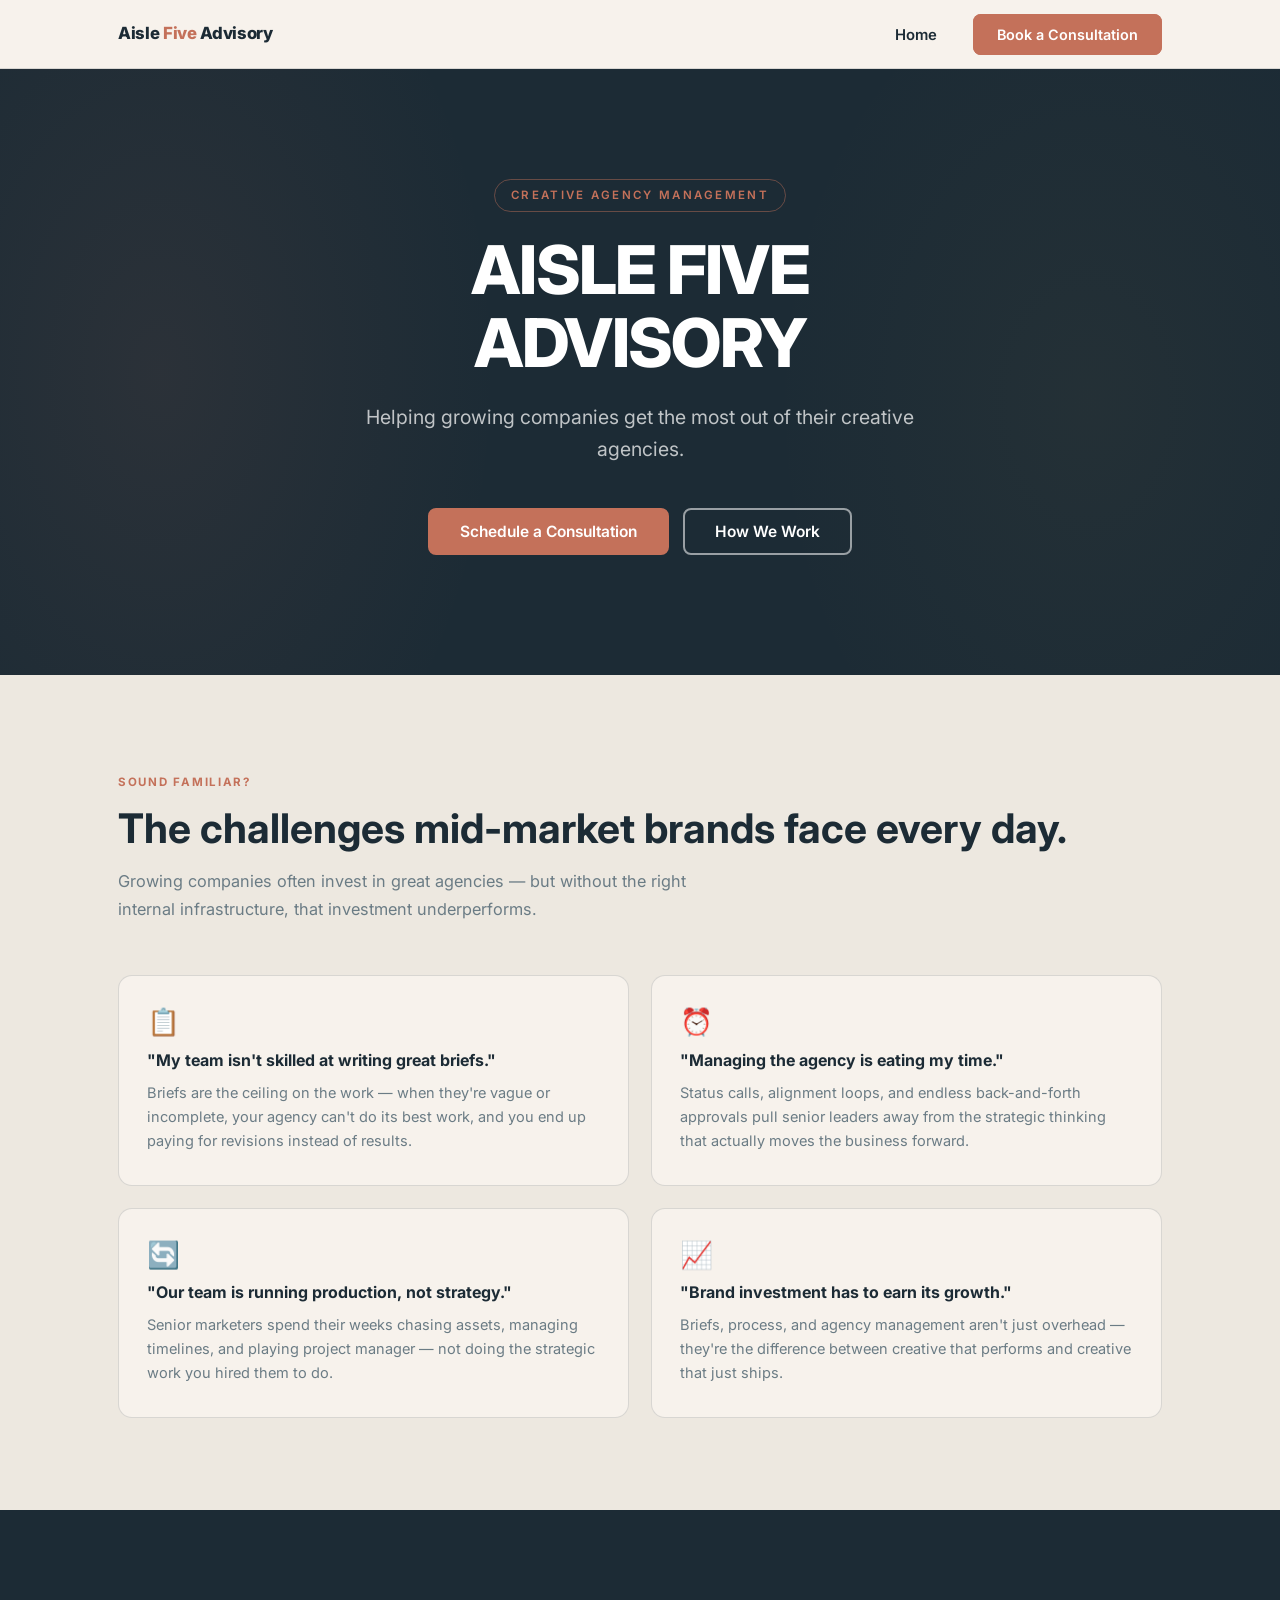
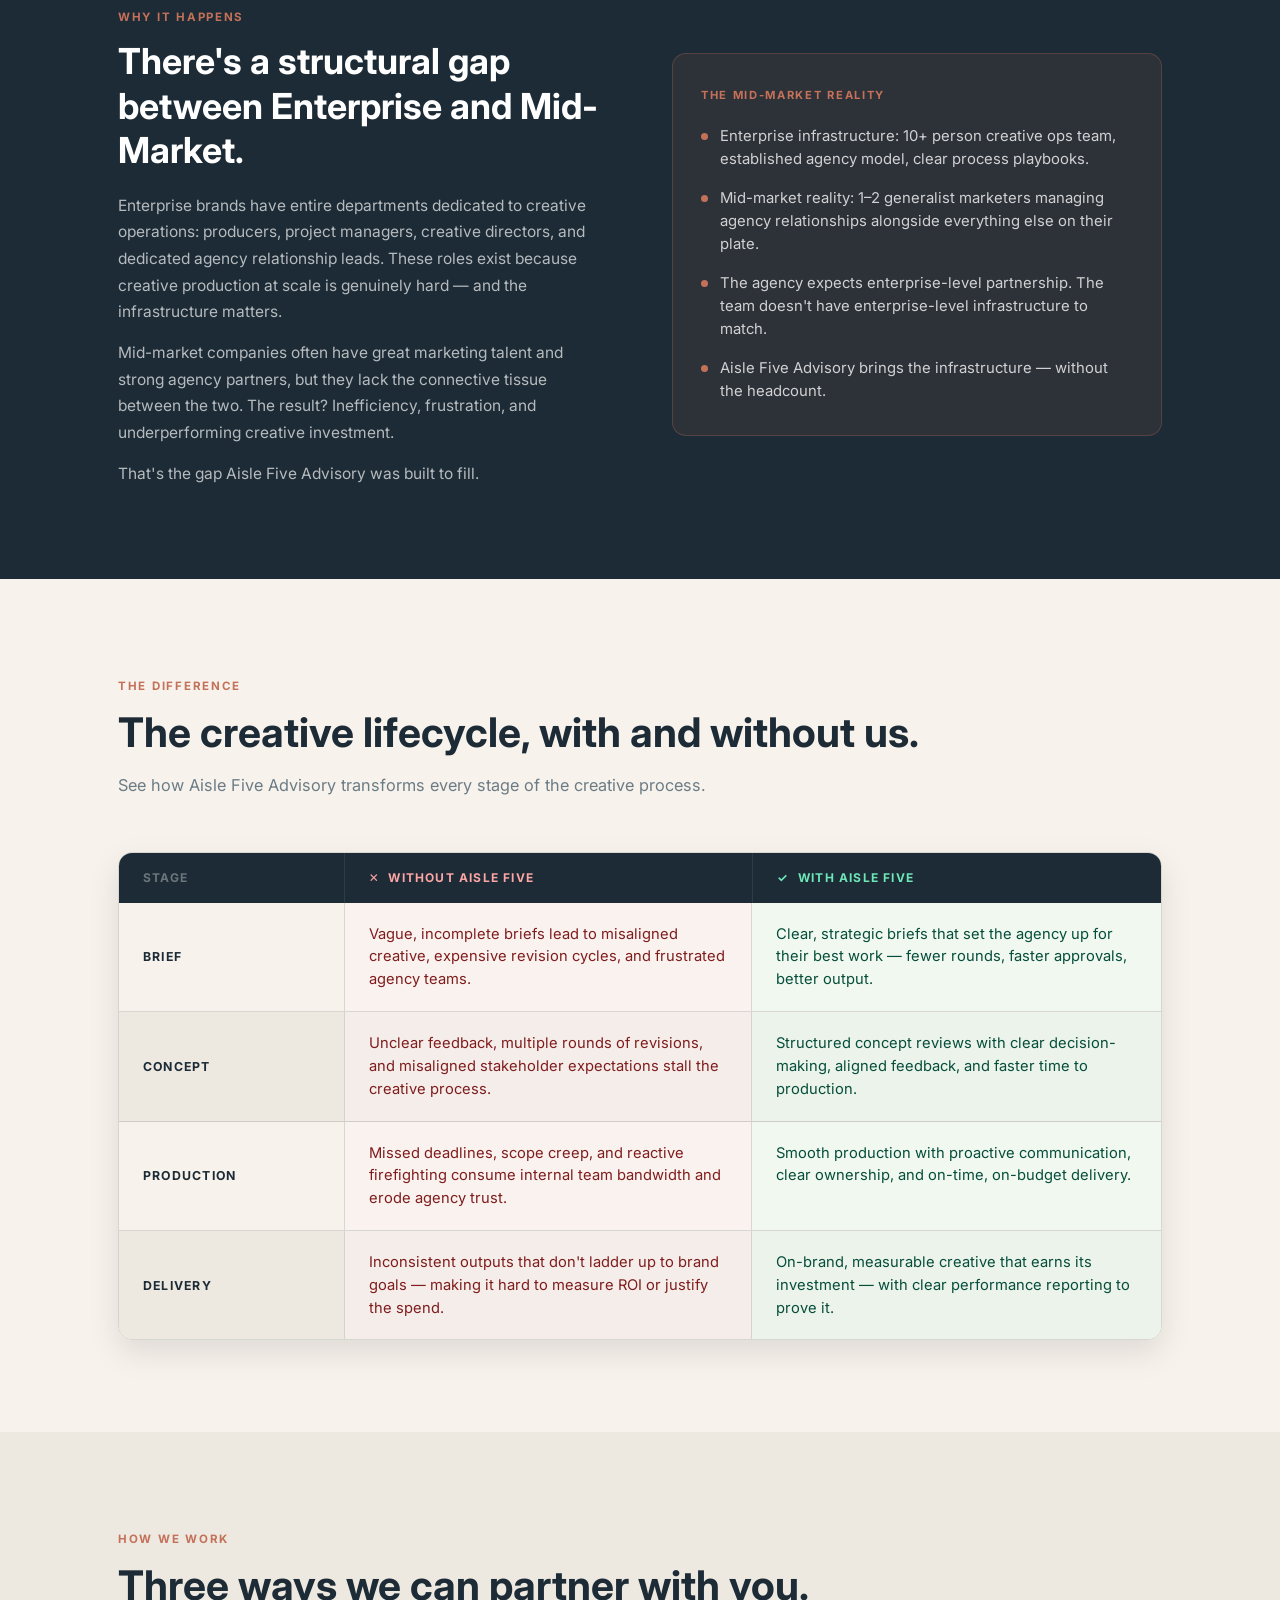
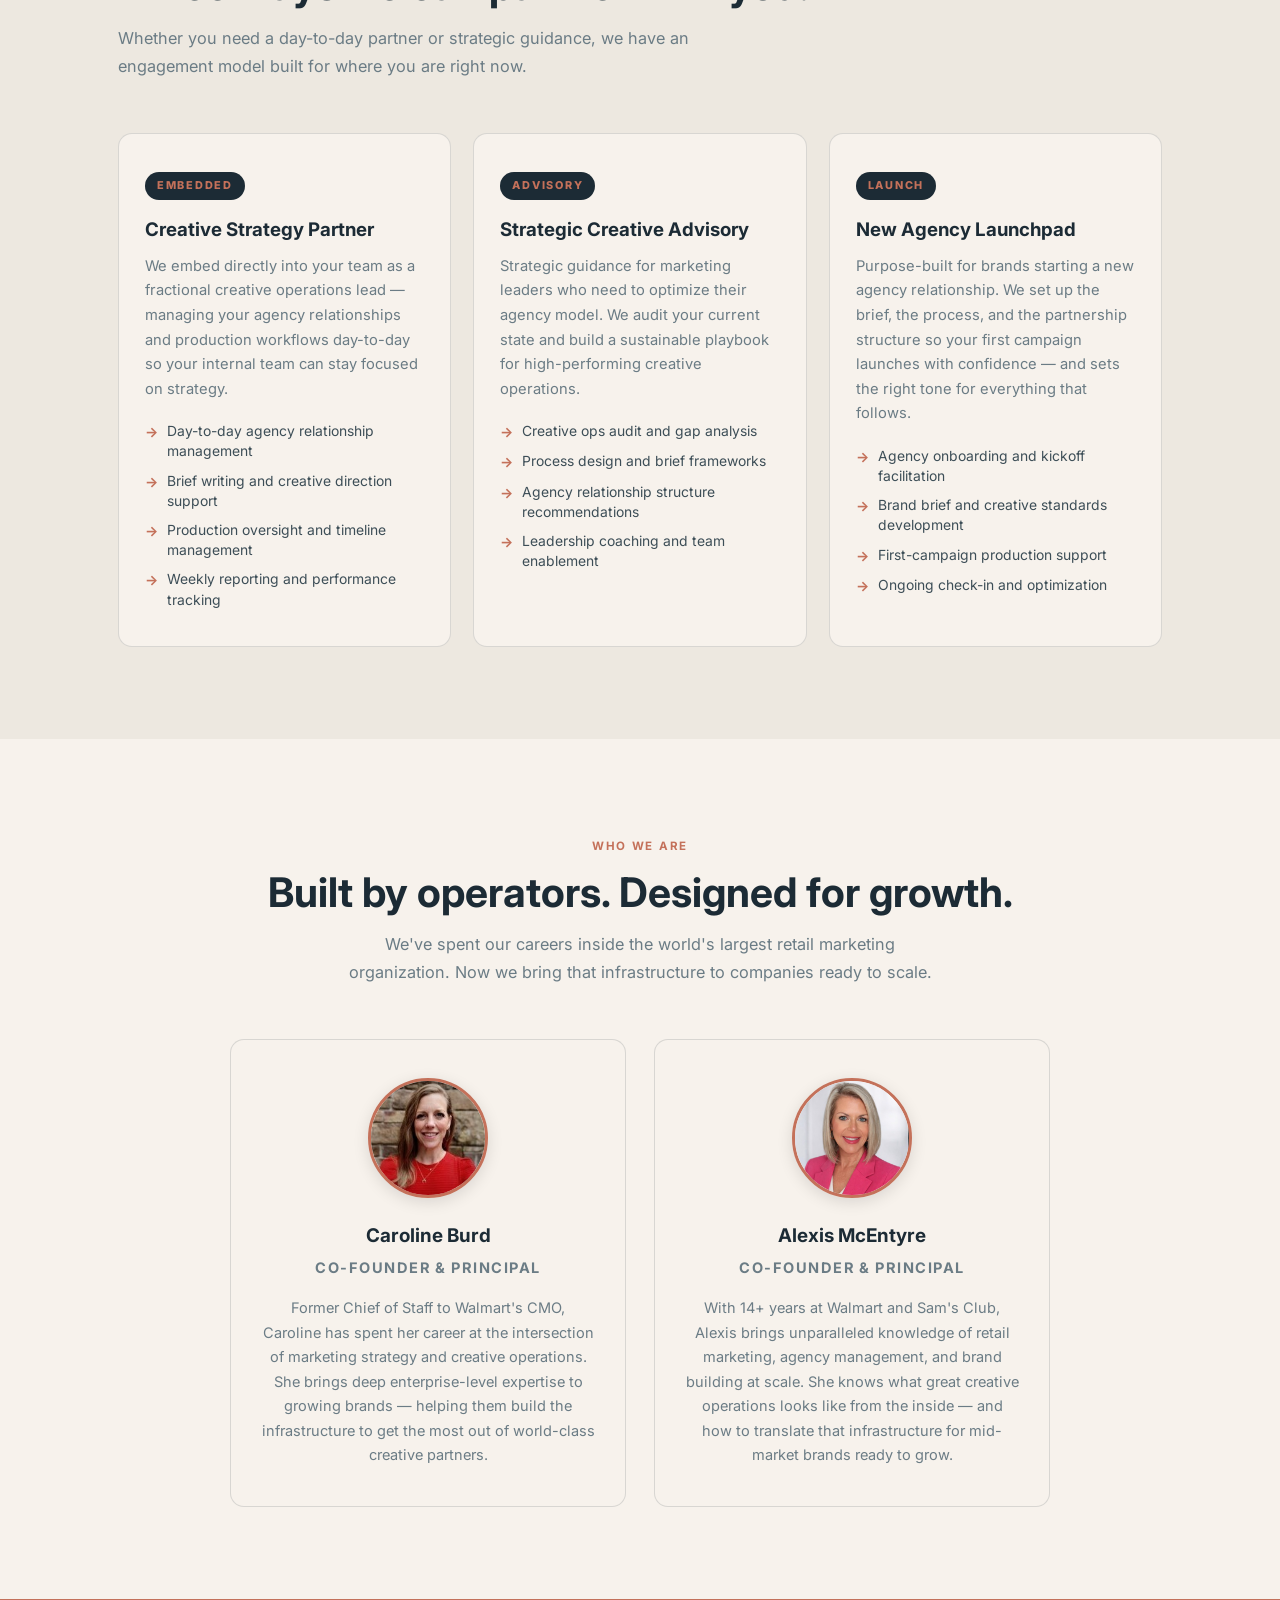
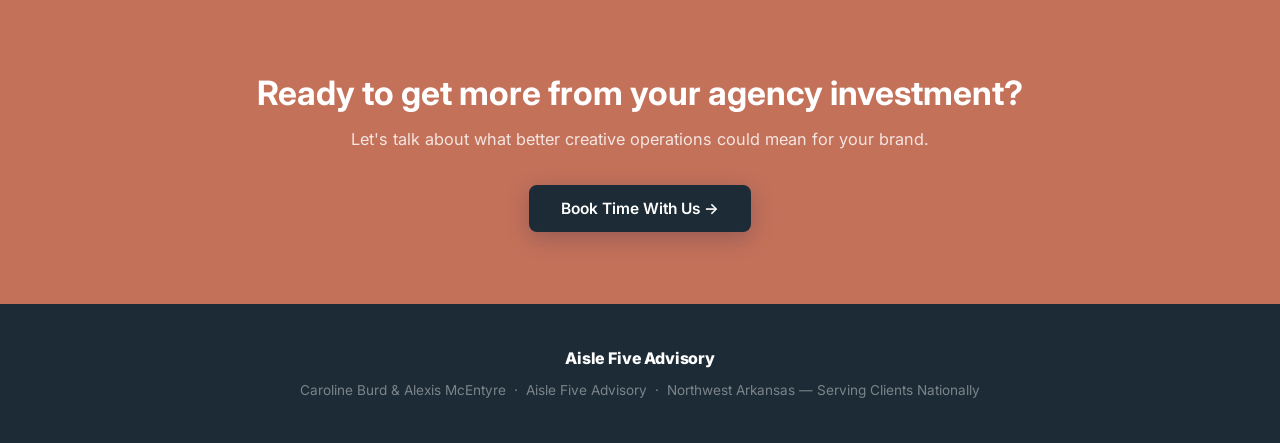
<file: index.html>
<!DOCTYPE html>
<html lang="en">
<head>
  <meta charset="UTF-8">
  <meta name="viewport" content="width=device-width, initial-scale=1.0">
  <meta name="description" content="Aisle Five Advisory helps growing companies get the most out of their creative agencies through embedded ops, strategic advisory, and agency launch support.">
  <title>Aisle Five Advisory | Home</title>
  <link rel="preconnect" href="https://fonts.googleapis.com">
  <link rel="preconnect" href="https://fonts.gstatic.com" crossorigin>
  <link href="https://fonts.googleapis.com/css2?family=Inter:wght@300;400;500;600;700;800&display=swap" rel="stylesheet">
  <link rel="stylesheet" href="style.css?v=2">
</head>
<body>

  <!-- =====================================================
       NAVIGATION
       ===================================================== -->
  <header class="nav-header" id="nav-header">
    <nav class="nav-container" role="navigation" aria-label="Main navigation">
      <a href="index.html" class="nav-logo">Aisle <span>Five</span> Advisory</a>

      <button
        class="nav-toggle"
        id="nav-toggle"
        aria-label="Toggle navigation menu"
        aria-expanded="false"
        aria-controls="nav-menu">
        <span></span><span></span><span></span>
      </button>

      <ul class="nav-menu" id="nav-menu">
        <li><a href="index.html"   class="nav-link active">Home</a></li>
        <li><a href="contact.html" class="nav-cta">Book a Consultation</a></li>
      </ul>
    </nav>
  </header>

  <main>

    <!-- =====================================================
         HERO
         ===================================================== -->
    <section class="hero" aria-label="Hero">
      <div class="hero-inner">
        <span class="hero-eyebrow">Creative Agency Management</span>
        <h1>AISLE FIVE<br>ADVISORY</h1>
        <p class="hero-subtitle">
          Helping growing companies get the most out of their creative agencies.
        </p>
        <div class="hero-actions">
          <a href="contact.html" class="btn btn-amber">Schedule a Consultation</a>
          <a href="#services"    class="btn btn-ghost-white">How We Work</a>
        </div>
      </div>
    </section>

    <!-- =====================================================
         PAIN POINTS
         ===================================================== -->
    <section class="section section-gray" id="pain-points" aria-labelledby="pain-heading">
      <div class="container">
        <span class="section-label">Sound Familiar?</span>
        <h2 class="section-title" id="pain-heading">
          The challenges mid-market brands face every day.
        </h2>
        <p class="section-subtitle">
          Growing companies often invest in great agencies — but without the right internal
          infrastructure, that investment underperforms.
        </p>

        <div class="pain-grid">

          <article class="pain-card">
            <div class="pain-icon">📋</div>
            <h3>"My team isn't skilled at writing great briefs."</h3>
            <p>
              Briefs are the ceiling on the work — when they're vague or incomplete, your agency
              can't do its best work, and you end up paying for revisions instead of results.
            </p>
          </article>

          <article class="pain-card">
            <div class="pain-icon">⏰</div>
            <h3>"Managing the agency is eating my time."</h3>
            <p>
              Status calls, alignment loops, and endless back-and-forth approvals pull senior
              leaders away from the strategic thinking that actually moves the business forward.
            </p>
          </article>

          <article class="pain-card">
            <div class="pain-icon">🔄</div>
            <h3>"Our team is running production, not strategy."</h3>
            <p>
              Senior marketers spend their weeks chasing assets, managing timelines, and playing
              project manager — not doing the strategic work you hired them to do.
            </p>
          </article>

          <article class="pain-card">
            <div class="pain-icon">📈</div>
            <h3>"Brand investment has to earn its growth."</h3>
            <p>
              Briefs, process, and agency management aren't just overhead — they're the difference
              between creative that performs and creative that just ships.
            </p>
          </article>

        </div>
      </div>
    </section>

    <!-- =====================================================
         MARKET GAP — WHY IT HAPPENS
         ===================================================== -->
    <section class="section section-navy" id="market-gap" aria-labelledby="gap-heading">
      <div class="container">
        <div class="gap-grid">

          <div class="gap-text">
            <span class="section-label">Why It Happens</span>
            <h2 class="section-title light" id="gap-heading">
              There's a structural gap between Enterprise and Mid-Market.
            </h2>
            <p>
              Enterprise brands have entire departments dedicated to creative operations:
              producers, project managers, creative directors, and dedicated agency relationship
              leads. These roles exist because creative production at scale is genuinely hard —
              and the infrastructure matters.
            </p>
            <p>
              Mid-market companies often have great marketing talent and strong agency partners,
              but they lack the connective tissue between the two. The result? Inefficiency,
              frustration, and underperforming creative investment.
            </p>
            <p>
              That's the gap Aisle Five Advisory was built to fill.
            </p>
          </div>

          <div class="gap-callout">
            <span class="gap-callout-label">The Mid-Market Reality</span>

            <div class="gap-item">
              <div class="gap-dot" aria-hidden="true"></div>
              <p>Enterprise infrastructure: 10+ person creative ops team, established agency model, clear process playbooks.</p>
            </div>
            <div class="gap-item">
              <div class="gap-dot" aria-hidden="true"></div>
              <p>Mid-market reality: 1–2 generalist marketers managing agency relationships alongside everything else on their plate.</p>
            </div>
            <div class="gap-item">
              <div class="gap-dot" aria-hidden="true"></div>
              <p>The agency expects enterprise-level partnership. The team doesn't have enterprise-level infrastructure to match.</p>
            </div>
            <div class="gap-item">
              <div class="gap-dot" aria-hidden="true"></div>
              <p>Aisle Five Advisory brings the infrastructure — without the headcount.</p>
            </div>
          </div>

        </div>
      </div>
    </section>

    <!-- =====================================================
         WITH vs. WITHOUT COMPARISON
         ===================================================== -->
    <section class="section section-white" id="comparison" aria-labelledby="comp-heading">
      <div class="container">
        <span class="section-label">The Difference</span>
        <h2 class="section-title" id="comp-heading">
          The creative lifecycle, with and without us.
        </h2>
        <p class="section-subtitle">
          See how Aisle Five Advisory transforms every stage of the creative process.
        </p>

        <div class="comp-table" role="table" aria-label="Creative lifecycle comparison">

          <div class="comp-thead" role="row">
            <div class="comp-th th-stage"   role="columnheader">Stage</div>
            <div class="comp-th th-without" role="columnheader">&#10005;&nbsp; Without Aisle Five</div>
            <div class="comp-th th-with"    role="columnheader">&#10003;&nbsp; With Aisle Five</div>
          </div>

          <div class="comp-tbody">
            <div class="comp-tr" role="row">
              <div class="comp-td td-stage"   role="rowheader">Brief</div>
              <div class="comp-td td-without" role="cell" data-label="Without Aisle Five">
                Vague, incomplete briefs lead to misaligned creative, expensive revision cycles, and frustrated agency teams.
              </div>
              <div class="comp-td td-with"    role="cell" data-label="With Aisle Five">
                Clear, strategic briefs that set the agency up for their best work — fewer rounds, faster approvals, better output.
              </div>
            </div>

            <div class="comp-tr" role="row">
              <div class="comp-td td-stage"   role="rowheader">Concept</div>
              <div class="comp-td td-without" role="cell" data-label="Without Aisle Five">
                Unclear feedback, multiple rounds of revisions, and misaligned stakeholder expectations stall the creative process.
              </div>
              <div class="comp-td td-with"    role="cell" data-label="With Aisle Five">
                Structured concept reviews with clear decision-making, aligned feedback, and faster time to production.
              </div>
            </div>

            <div class="comp-tr" role="row">
              <div class="comp-td td-stage"   role="rowheader">Production</div>
              <div class="comp-td td-without" role="cell" data-label="Without Aisle Five">
                Missed deadlines, scope creep, and reactive firefighting consume internal team bandwidth and erode agency trust.
              </div>
              <div class="comp-td td-with"    role="cell" data-label="With Aisle Five">
                Smooth production with proactive communication, clear ownership, and on-time, on-budget delivery.
              </div>
            </div>

            <div class="comp-tr" role="row">
              <div class="comp-td td-stage"   role="rowheader">Delivery</div>
              <div class="comp-td td-without" role="cell" data-label="Without Aisle Five">
                Inconsistent outputs that don't ladder up to brand goals — making it hard to measure ROI or justify the spend.
              </div>
              <div class="comp-td td-with"    role="cell" data-label="With Aisle Five">
                On-brand, measurable creative that earns its investment — with clear performance reporting to prove it.
              </div>
            </div>
          </div>

        </div>
      </div>
    </section>

    <!-- =====================================================
         SERVICES — HOW WE WORK
         ===================================================== -->
    <section class="section section-gray" id="services" aria-labelledby="services-heading">
      <div class="container">
        <span class="section-label">How We Work</span>
        <h2 class="section-title" id="services-heading">
          Three ways we can partner with you.
        </h2>
        <p class="section-subtitle">
          Whether you need a day-to-day partner or strategic guidance, we have an engagement
          model built for where you are right now.
        </p>

        <div class="services-grid">

          <article class="service-card">
            <span class="service-badge">Embedded</span>
            <h3>Creative Strategy Partner</h3>
            <p>
              We embed directly into your team as a fractional creative operations lead — managing
              your agency relationships and production workflows day-to-day so your internal team
              can stay focused on strategy.
            </p>
            <ul class="service-features" aria-label="Embedded service features">
              <li class="service-feature">Day-to-day agency relationship management</li>
              <li class="service-feature">Brief writing and creative direction support</li>
              <li class="service-feature">Production oversight and timeline management</li>
              <li class="service-feature">Weekly reporting and performance tracking</li>
            </ul>
          </article>

          <article class="service-card">
            <span class="service-badge">Advisory</span>
            <h3>Strategic Creative Advisory</h3>
            <p>
              Strategic guidance for marketing leaders who need to optimize their agency model.
              We audit your current state and build a sustainable playbook for high-performing
              creative operations.
            </p>
            <ul class="service-features" aria-label="Advisory service features">
              <li class="service-feature">Creative ops audit and gap analysis</li>
              <li class="service-feature">Process design and brief frameworks</li>
              <li class="service-feature">Agency relationship structure recommendations</li>
              <li class="service-feature">Leadership coaching and team enablement</li>
            </ul>
          </article>

          <article class="service-card">
            <span class="service-badge">Launch</span>
            <h3>New Agency Launchpad</h3>
            <p>
              Purpose-built for brands starting a new agency relationship. We set up the brief,
              the process, and the partnership structure so your first campaign launches with
              confidence — and sets the right tone for everything that follows.
            </p>
            <ul class="service-features" aria-label="Launch service features">
              <li class="service-feature">Agency onboarding and kickoff facilitation</li>
              <li class="service-feature">Brand brief and creative standards development</li>
              <li class="service-feature">First-campaign production support</li>
              <li class="service-feature">Ongoing check-in and optimization</li>
            </ul>
          </article>

        </div>
      </div>
    </section>

    <!-- =====================================================
         TEAM — WHO WE ARE
         ===================================================== -->
    <section class="section section-white" id="team" aria-labelledby="team-heading">
      <div class="container" style="text-align:center;">
        <span class="section-label">Who We Are</span>
        <h2 class="section-title" id="team-heading">
          Built by operators. Designed for growth.
        </h2>
        <p class="section-subtitle" style="margin: 0 auto 52px;">
          We've spent our careers inside the world's largest retail marketing organization.
          Now we bring that infrastructure to companies ready to scale.
        </p>

        <div class="team-grid">

          <article class="team-card">
            <div class="team-avatar">
              <img src="images/caroline.jpg" alt="Caroline Burd, Co-Founder of Aisle Five Advisory">
            </div>
            <h3>Caroline Burd</h3>
            <p class="team-role">Co-Founder &amp; Principal</p>
            <p>
              Former Chief of Staff to Walmart's CMO, Caroline has spent her career at the
              intersection of marketing strategy and creative operations. She brings deep
              enterprise-level expertise to growing brands — helping them build the infrastructure
              to get the most out of world-class creative partners.
            </p>
          </article>

          <article class="team-card">
            <div class="team-avatar">
              <img src="images/alexis.jpg" alt="Alexis McEntyre, Co-Founder of Aisle Five Advisory">
            </div>
            <h3>Alexis McEntyre</h3>
            <p class="team-role">Co-Founder &amp; Principal</p>
            <p>
              With 14+ years at Walmart and Sam's Club, Alexis brings unparalleled knowledge of
              retail marketing, agency management, and brand building at scale. She knows what
              great creative operations looks like from the inside — and how to translate that
              infrastructure for mid-market brands ready to grow.
            </p>
          </article>

        </div>
      </div>
    </section>

    <!-- =====================================================
         CTA BANNER
         ===================================================== -->
    <section class="cta-banner" aria-label="Call to action">
      <div class="container">
        <h2>Ready to get more from your agency investment?</h2>
        <p>Let's talk about what better creative operations could mean for your brand.</p>
        <a href="contact.html" class="btn btn-navy">Book Time With Us &rarr;</a>
      </div>
    </section>

  </main>

  <!-- =====================================================
       FOOTER
       ===================================================== -->
  <footer>
    <div class="container">
      <p class="footer-logo">Aisle Five Advisory</p>
      <p>
        Caroline Burd &amp; Alexis McEntyre &nbsp;&middot;&nbsp; Aisle Five Advisory
        &nbsp;&middot;&nbsp; Northwest Arkansas &mdash; Serving Clients Nationally
      </p>
    </div>
  </footer>

  <script src="script.js"></script>
</body>
</html>
</file>
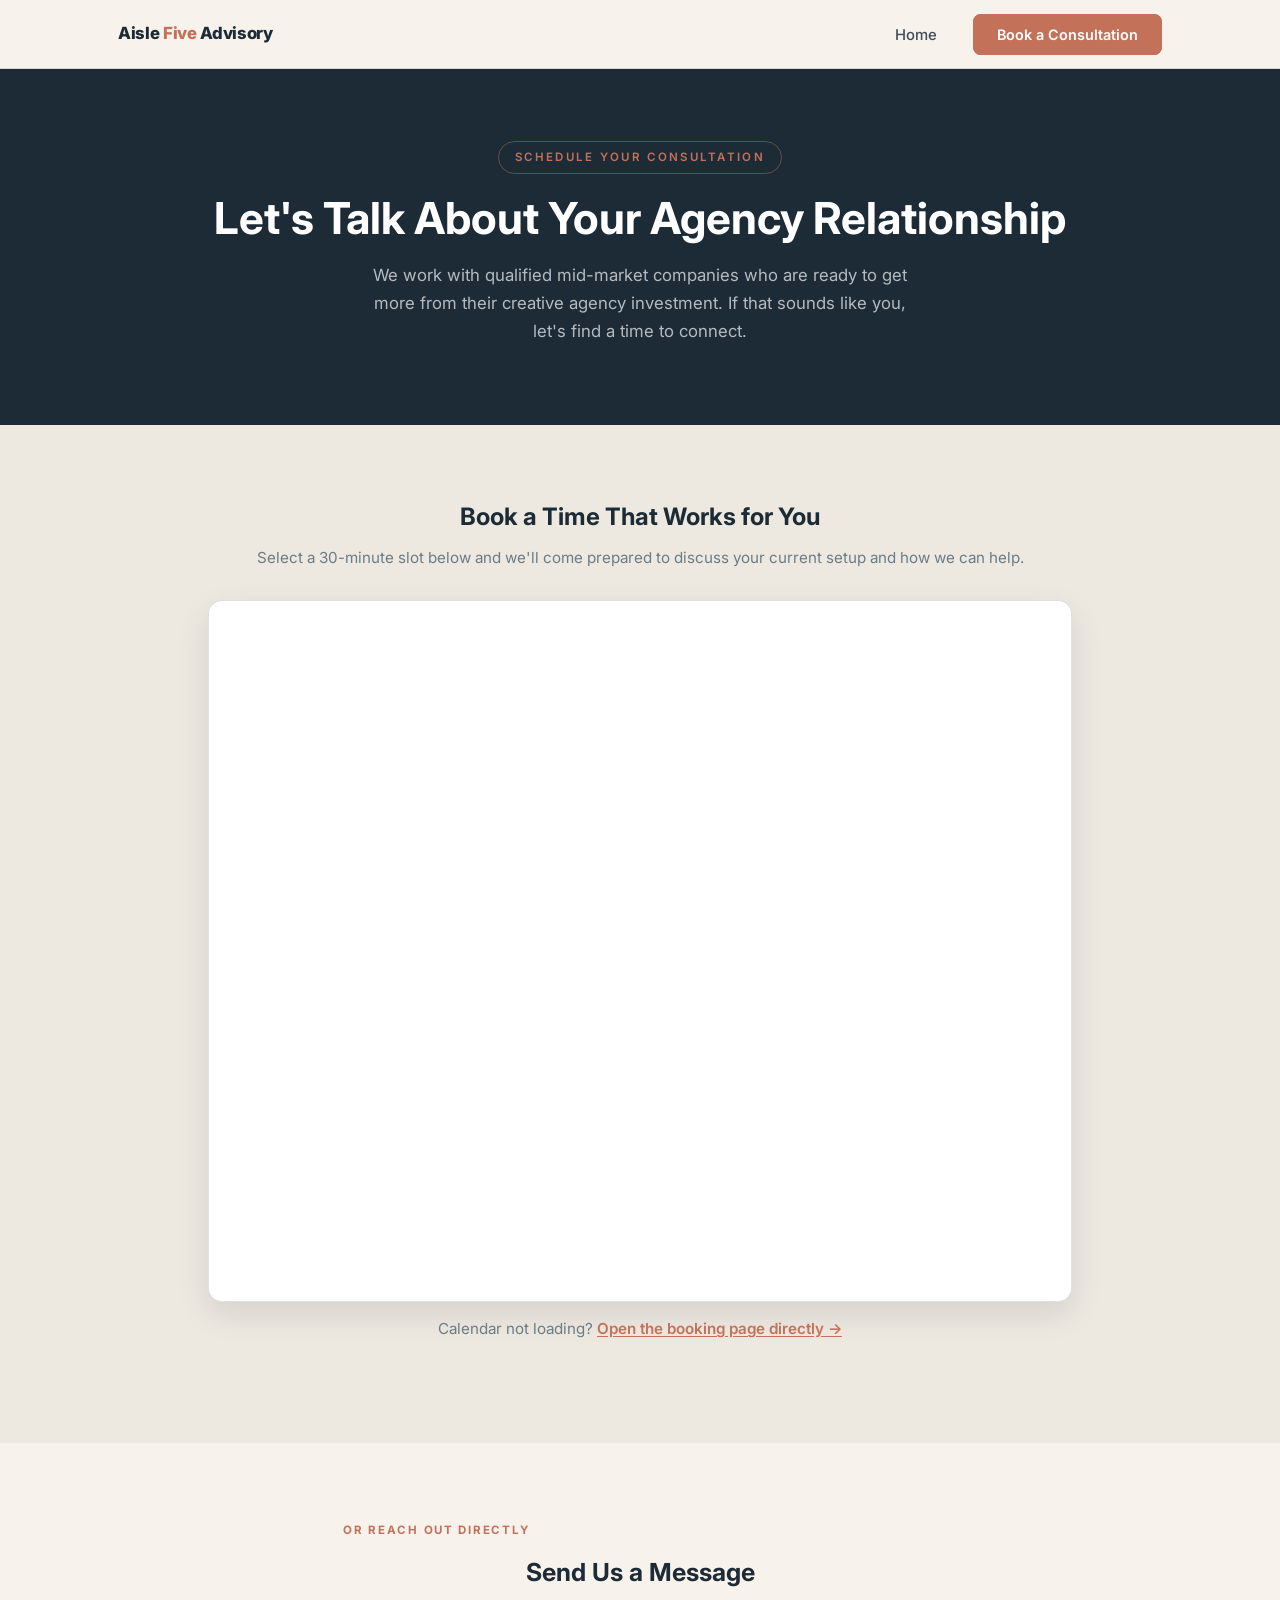
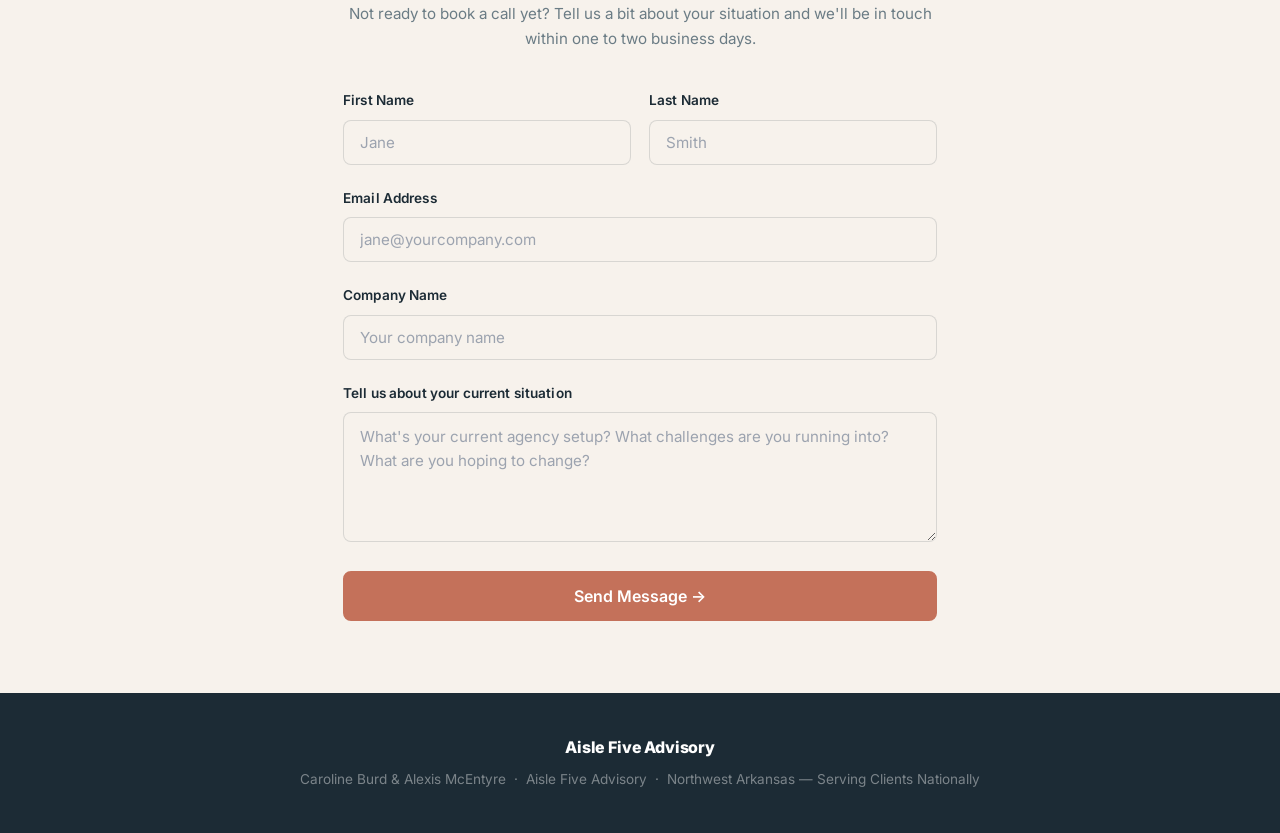
<file: contact.html>
<!DOCTYPE html>
<html lang="en">
<head>
  <meta charset="UTF-8">
  <meta name="viewport" content="width=device-width, initial-scale=1.0">
  <meta name="description" content="Schedule a consultation with Aisle Five Advisory. Book time directly or send us a message.">
  <title>Aisle Five Advisory | Book a Consultation</title>
  <link rel="preconnect" href="https://fonts.googleapis.com">
  <link rel="preconnect" href="https://fonts.gstatic.com" crossorigin>
  <link href="https://fonts.googleapis.com/css2?family=Inter:wght@300;400;500;600;700;800&display=swap" rel="stylesheet">
  <link rel="stylesheet" href="style.css?v=2">
</head>
<body>

  <!-- =====================================================
       NAVIGATION
       ===================================================== -->
  <header class="nav-header" id="nav-header">
    <nav class="nav-container" role="navigation" aria-label="Main navigation">
      <a href="index.html" class="nav-logo">Aisle <span>Five</span> Advisory</a>

      <button
        class="nav-toggle"
        id="nav-toggle"
        aria-label="Toggle navigation menu"
        aria-expanded="false"
        aria-controls="nav-menu">
        <span></span><span></span><span></span>
      </button>

      <ul class="nav-menu" id="nav-menu">
        <li><a href="index.html"   class="nav-link">Home</a></li>
        <li><a href="contact.html" class="nav-cta active">Book a Consultation</a></li>
      </ul>
    </nav>
  </header>

  <main>

    <!-- =====================================================
         CONTACT HERO
         ===================================================== -->
    <section class="contact-hero" aria-label="Contact hero">
      <span class="hero-eyebrow">Schedule Your Consultation</span>
      <h1>Let's Talk About Your Agency Relationship</h1>
      <p>
        We work with qualified mid-market companies who are ready to get more from their
        creative agency investment. If that sounds like you, let's find a time to connect.
      </p>
    </section>

    <!-- =====================================================
         CALENDAR EMBED
         ===================================================== -->
    <section class="calendar-section section-gray" aria-labelledby="calendar-heading">
      <div class="calendar-wrapper">
        <h2 id="calendar-heading">Book a Time That Works for You</h2>
        <p>
          Select a 30-minute slot below and we'll come prepared to discuss your current
          setup and how we can help.
        </p>

        <div class="calendar-embed">
          <iframe
            src="https://calendar.app.google/kXD8Nf6f4nj9oD3R9"
            title="Schedule a consultation with Aisle Five Advisory"
            loading="lazy"
            allowfullscreen>
          </iframe>
        </div>

        <p class="calendar-note">
          Calendar not loading?
          <a href="https://calendar.app.google/kXD8Nf6f4nj9oD3R9" target="_blank" rel="noopener noreferrer">
            Open the booking page directly &rarr;
          </a>
        </p>
      </div>
    </section>

    <!-- =====================================================
         CONTACT FORM
         ===================================================== -->
    <section class="contact-form-section" aria-labelledby="form-heading">
      <div class="contact-form-wrapper">
        <span class="section-label">Or Reach Out Directly</span>
        <h2 id="form-heading">Send Us a Message</h2>
        <p>
          Not ready to book a call yet? Tell us a bit about your situation and
          we'll be in touch within one to two business days.
        </p>

        <form id="contact-form" novalidate aria-label="Contact form">

          <div class="form-row">
            <div class="form-group">
              <label for="first-name">First Name</label>
              <input
                type="text"
                id="first-name"
                name="first_name"
                placeholder="Jane"
                required
                autocomplete="given-name">
            </div>
            <div class="form-group">
              <label for="last-name">Last Name</label>
              <input
                type="text"
                id="last-name"
                name="last_name"
                placeholder="Smith"
                required
                autocomplete="family-name">
            </div>
          </div>

          <div class="form-group">
            <label for="email">Email Address</label>
            <input
              type="email"
              id="email"
              name="email"
              placeholder="jane@yourcompany.com"
              required
              autocomplete="email">
          </div>

          <div class="form-group">
            <label for="company">Company Name</label>
            <input
              type="text"
              id="company"
              name="company"
              placeholder="Your company name"
              autocomplete="organization">
          </div>

          <div class="form-group">
            <label for="message">Tell us about your current situation</label>
            <textarea
              id="message"
              name="message"
              placeholder="What's your current agency setup? What challenges are you running into? What are you hoping to change?"
              required></textarea>
          </div>

          <div class="form-submit">
            <button type="submit" class="btn btn-amber">Send Message &rarr;</button>
          </div>

          <div class="form-success" id="form-success" role="alert" aria-live="polite">
            <strong>Message received!</strong> Thanks for reaching out — we'll be in touch
            within 1–2 business days.
          </div>

        </form>
      </div>
    </section>

  </main>

  <!-- =====================================================
       FOOTER
       ===================================================== -->
  <footer>
    <div class="container">
      <p class="footer-logo">Aisle Five Advisory</p>
      <p>
        Caroline Burd &amp; Alexis McEntyre &nbsp;&middot;&nbsp; Aisle Five Advisory
        &nbsp;&middot;&nbsp; Northwest Arkansas &mdash; Serving Clients Nationally
      </p>
    </div>
  </footer>

  <script src="script.js"></script>
</body>
</html>
</file>
<file: style.css>
/* ============================================================
   Aisle Five Advisory â€” style.css
   ============================================================ */

/* â”€â”€ Google Fonts â”€â”€â”€â”€â”€â”€â”€â”€â”€â”€â”€â”€â”€â”€â”€â”€â”€â”€â”€â”€â”€â”€â”€â”€â”€â”€â”€â”€â”€â”€â”€â”€â”€â”€â”€â”€â”€â”€â”€â”€â”€ */
@import url('https://fonts.googleapis.com/css2?family=Inter:wght@300;400;500;600;700;800&display=swap');

/* â”€â”€ Design Tokens â”€â”€â”€â”€â”€â”€â”€â”€â”€â”€â”€â”€â”€â”€â”€â”€â”€â”€â”€â”€â”€â”€â”€â”€â”€â”€â”€â”€â”€â”€â”€â”€â”€â”€â”€â”€â”€â”€â”€â”€ */
:root {
  --navy:        #1C2B35;   /* deep dark teal-navy */
  --amber:       #C4715A;   /* terracotta coral â€” primary accent */
  --amber-dark:  #a85e49;   /* darker coral for hover */
  --amber-light: rgba(196, 113, 90, 0.12);
  --gold:        #B8924A;   /* warm gold â€” secondary accent */
  --cream:       #F7F2EC;   /* off-white â€” page background */
  --steel:       #8BAAB8;   /* muted steel blue â€” body on dark */
  --gray-bg:     #EDE8E0;   /* warm mist â€” section background */
  --white:       #ffffff;
  --text-body:   #3D4E57;
  --text-muted:  #6B7C85;   /* slate */
  --border:      rgba(28,43,53,0.14);
  --shadow-sm:   0 1px 3px rgba(0,0,0,0.08);
  --shadow:      0 4px 14px rgba(0,0,0,0.08);
  --shadow-lg:   0 12px 32px rgba(0,0,0,0.10);
  --radius:      8px;
  --radius-lg:   14px;
  --font:        'Inter', system-ui, -apple-system, sans-serif;
  --max-w:       1100px;
  --ease:        all 0.2s ease;
}

/* â”€â”€ Reset â”€â”€â”€â”€â”€â”€â”€â”€â”€â”€â”€â”€â”€â”€â”€â”€â”€â”€â”€â”€â”€â”€â”€â”€â”€â”€â”€â”€â”€â”€â”€â”€â”€â”€â”€â”€â”€â”€â”€â”€â”€â”€â”€â”€â”€â”€â”€â”€ */
*, *::before, *::after { box-sizing: border-box; margin: 0; padding: 0; }
html  { scroll-behavior: smooth; }
body  { font-family: var(--font); color: var(--text-body); line-height: 1.65;
        background: var(--cream); -webkit-font-smoothing: antialiased; }
img   { max-width: 100%; display: block; }
a     { text-decoration: none; color: inherit; }
ul    { list-style: none; }
button { font-family: var(--font); }

/* â”€â”€ Layout Helpers â”€â”€â”€â”€â”€â”€â”€â”€â”€â”€â”€â”€â”€â”€â”€â”€â”€â”€â”€â”€â”€â”€â”€â”€â”€â”€â”€â”€â”€â”€â”€â”€â”€â”€â”€â”€â”€â”€â”€ */
.container {
  max-width: var(--max-w);
  margin: 0 auto;
  padding: 0 28px;
}
.section        { padding: 92px 0; }
.section-gray   { background: var(--gray-bg); }
.section-navy   { background: var(--navy); }
.section-white  { background: var(--cream); }

/* â”€â”€ Typography Helpers â”€â”€â”€â”€â”€â”€â”€â”€â”€â”€â”€â”€â”€â”€â”€â”€â”€â”€â”€â”€â”€â”€â”€â”€â”€â”€â”€â”€â”€â”€â”€â”€â”€â”€â”€ */
.section-label {
  display: inline-block;
  font-size: 0.72rem;
  font-weight: 700;
  letter-spacing: 0.15em;
  text-transform: uppercase;
  color: var(--amber);
  margin-bottom: 12px;
}
.section-title {
  font-size: clamp(1.75rem, 3.5vw, 2.55rem);
  font-weight: 700;
  line-height: 1.22;
  color: var(--navy);
  margin-bottom: 14px;
}
.section-title.light { color: var(--white); }
.section-subtitle {
  font-size: 1.02rem;
  color: var(--text-muted);
  max-width: 600px;
  line-height: 1.7;
  margin-bottom: 52px;
}
.section-subtitle.light { color: rgba(255,255,255,0.68); }

/* â”€â”€ Buttons â”€â”€â”€â”€â”€â”€â”€â”€â”€â”€â”€â”€â”€â”€â”€â”€â”€â”€â”€â”€â”€â”€â”€â”€â”€â”€â”€â”€â”€â”€â”€â”€â”€â”€â”€â”€â”€â”€â”€â”€â”€â”€â”€â”€â”€â”€ */
.btn {
  display: inline-block;
  padding: 14px 30px;
  border-radius: var(--radius);
  font-size: 0.97rem;
  font-weight: 600;
  cursor: pointer;
  transition: var(--ease);
  border: 2px solid transparent;
  line-height: 1;
  white-space: nowrap;
}
.btn-amber {
  background: var(--amber);
  color: var(--white);
  border-color: var(--amber);
}
.btn-amber:hover {
  background: var(--amber-dark);
  border-color: var(--amber-dark);
  transform: translateY(-1px);
  box-shadow: 0 6px 20px rgba(217,119,6,0.32);
}
.btn-ghost-white {
  background: transparent;
  color: var(--white);
  border-color: rgba(255,255,255,0.55);
}
.btn-ghost-white:hover {
  background: rgba(255,255,255,0.09);
  border-color: var(--white);
}
.btn-navy {
  background: var(--navy);
  color: var(--white);
  border-color: var(--navy);
}
.btn-navy:hover {
  background: #162d6e;
  border-color: #162d6e;
  transform: translateY(-1px);
}

/* ============================================================
   NAVIGATION
   ============================================================ */
.nav-header {
  position: sticky;
  top: 0;
  z-index: 900;
  background: var(--cream);
  border-bottom: 1px solid var(--border);
  transition: box-shadow 0.2s ease;
}
.nav-header.scrolled { box-shadow: 0 2px 16px rgba(0,0,0,0.09); }

.nav-container {
  display: flex;
  align-items: center;
  justify-content: space-between;
  max-width: var(--max-w);
  margin: 0 auto;
  padding: 0 28px;
  height: 68px;
}
.nav-logo {
  font-size: 1.05rem;
  font-weight: 800;
  color: var(--navy);
  letter-spacing: -0.02em;
  flex-shrink: 0;
}
.nav-logo span { color: var(--amber); }

.nav-menu {
  display: flex;
  align-items: center;
  gap: 36px;
}
.nav-link {
  font-size: 0.93rem;
  font-weight: 500;
  color: var(--text-body);
  transition: color 0.18s;
}
.nav-link:hover { color: var(--navy); }
.nav-link.active { color: var(--navy); font-weight: 600; }

.nav-cta {
  padding: 10px 22px;
  background: var(--amber);
  color: var(--white) !important;
  border-radius: var(--radius);
  font-weight: 600;
  font-size: 0.9rem;
  transition: var(--ease);
  border: 2px solid var(--amber);
}
.nav-cta:hover {
  background: var(--amber-dark);
  border-color: var(--amber-dark);
  transform: translateY(-1px);
}

.nav-toggle {
  display: none;
  flex-direction: column;
  justify-content: center;
  gap: 5px;
  background: none;
  border: none;
  cursor: pointer;
  padding: 6px;
  border-radius: 6px;
}
.nav-toggle span {
  display: block;
  width: 22px;
  height: 2px;
  background: var(--navy);
  border-radius: 2px;
  transition: var(--ease);
}
.nav-toggle.open span:nth-child(1) { transform: translateY(7px) rotate(45deg); }
.nav-toggle.open span:nth-child(2) { opacity: 0; transform: scaleX(0); }
.nav-toggle.open span:nth-child(3) { transform: translateY(-7px) rotate(-45deg); }

/* ============================================================
   HERO (index.html)
   ============================================================ */
.hero {
  background: var(--navy);
  padding: 110px 28px 120px;
  text-align: center;
  position: relative;
  overflow: hidden;
}
.hero::before {
  content: '';
  position: absolute;
  top: -40%; left: -15%;
  width: 55%; height: 180%;
  background: radial-gradient(ellipse, rgba(196,113,90,0.09) 0%, transparent 68%);
  pointer-events: none;
}
.hero::after {
  content: '';
  position: absolute;
  bottom: -30%; right: -10%;
  width: 50%; height: 150%;
  background: radial-gradient(ellipse, rgba(184,146,74,0.05) 0%, transparent 70%);
  pointer-events: none;
}
.hero-inner {
  position: relative;
  z-index: 1;
  max-width: 780px;
  margin: 0 auto;
}
.hero-eyebrow {
  display: inline-block;
  font-size: 0.72rem;
  font-weight: 600;
  letter-spacing: 0.2em;
  text-transform: uppercase;
  color: var(--amber);
  margin-bottom: 22px;
  padding: 6px 16px;
  border: 1px solid rgba(196,113,90,0.45);
  border-radius: 100px;
}
.hero h1 {
  font-size: clamp(2.4rem, 6.5vw, 4.2rem);
  font-weight: 800;
  color: var(--white);
  letter-spacing: -0.025em;
  line-height: 1.08;
  margin-bottom: 22px;
}
.hero-subtitle {
  font-size: clamp(1rem, 2vw, 1.22rem);
  color: rgba(255,255,255,0.72);
  max-width: 560px;
  margin: 0 auto 42px;
  line-height: 1.65;
}
.hero-actions {
  display: flex;
  gap: 14px;
  justify-content: center;
  flex-wrap: wrap;
}

/* ============================================================
   PAIN POINTS SECTION
   ============================================================ */
.pain-grid {
  display: grid;
  grid-template-columns: repeat(2, 1fr);
  gap: 22px;
}
.pain-card {
  background: var(--cream);
  border: 1px solid var(--border);
  border-radius: var(--radius-lg);
  padding: 32px 28px;
  transition: var(--ease);
  position: relative;
  overflow: hidden;
}
.pain-card::after {
  content: '';
  position: absolute;
  top: 0; left: 0; right: 0;
  height: 3px;
  background: var(--amber);
  transform: scaleX(0);
  transform-origin: left;
  transition: transform 0.25s ease;
}
.pain-card:hover { box-shadow: var(--shadow-lg); transform: translateY(-3px); }
.pain-card:hover::after { transform: scaleX(1); }
.pain-icon {
  font-size: 1.65rem;
  margin-bottom: 14px;
  line-height: 1;
}
.pain-card h3 {
  font-size: 1rem;
  font-weight: 700;
  color: var(--navy);
  margin-bottom: 10px;
  line-height: 1.38;
}
.pain-card p {
  font-size: 0.91rem;
  color: var(--text-muted);
  line-height: 1.65;
}

/* ============================================================
   MARKET GAP SECTION
   ============================================================ */
.gap-grid {
  display: grid;
  grid-template-columns: 1fr 1fr;
  gap: 64px;
  align-items: center;
}
.gap-text h2 {
  font-size: clamp(1.7rem, 2.8vw, 2.3rem);
  font-weight: 700;
  color: var(--white);
  line-height: 1.24;
  margin-bottom: 20px;
}
.gap-text p {
  color: rgba(255,255,255,0.68);
  font-size: 0.97rem;
  line-height: 1.72;
  margin-bottom: 14px;
}
.gap-text p:last-child { margin-bottom: 0; }
.gap-callout {
  background: rgba(196,113,90,0.1);
  border: 1px solid rgba(196,113,90,0.28);
  border-radius: var(--radius-lg);
  padding: 32px 28px;
}
.gap-callout-label {
  font-size: 0.7rem;
  font-weight: 700;
  letter-spacing: 0.15em;
  text-transform: uppercase;
  color: var(--amber);
  margin-bottom: 20px;
  display: block;
}
.gap-item {
  display: flex;
  align-items: flex-start;
  gap: 12px;
  margin-bottom: 16px;
}
.gap-item:last-child { margin-bottom: 0; }
.gap-dot {
  width: 7px; height: 7px;
  border-radius: 50%;
  background: var(--amber);
  margin-top: 8px;
  flex-shrink: 0;
}
.gap-item p {
  color: rgba(255,255,255,0.78);
  font-size: 0.93rem;
  line-height: 1.55;
  margin: 0;
}

/* ============================================================
   COMPARISON TABLE
   ============================================================ */
.comp-table {
  border-radius: var(--radius-lg);
  overflow: hidden;
  box-shadow: var(--shadow-lg);
  border: 1px solid var(--border);
  margin-top: 48px;
}
.comp-thead {
  display: grid;
  grid-template-columns: 1.1fr 2fr 2fr;
  background: var(--navy);
}
.comp-th {
  padding: 15px 24px;
  font-size: 0.75rem;
  font-weight: 700;
  letter-spacing: 0.1em;
  text-transform: uppercase;
}
.th-stage  { color: rgba(255,255,255,0.35); }
.th-without { color: #fca5a5; border-left: 1px solid rgba(255,255,255,0.08); }
.th-with    { color: #6ee7b7; border-left: 1px solid rgba(255,255,255,0.08); }

.comp-tr {
  display: grid;
  grid-template-columns: 1.1fr 2fr 2fr;
  border-bottom: 1px solid var(--border);
}
.comp-tr:last-child { border-bottom: none; }
.comp-tr:nth-child(even) { background: var(--gray-bg); }
.comp-tr:nth-child(odd)  { background: var(--cream); }

.comp-td { padding: 20px 24px; font-size: 0.92rem; line-height: 1.55; }
.td-stage {
  font-weight: 700;
  font-size: 0.77rem;
  letter-spacing: 0.1em;
  text-transform: uppercase;
  color: var(--navy);
  display: flex;
  align-items: center;
}
.td-without {
  color: #7f1d1d;
  background: rgba(254,242,242,0.55) !important;
  border-left: 1px solid var(--border);
  border-right: 1px solid var(--border);
}
.td-with {
  color: #064e3b;
  background: rgba(236,253,245,0.55) !important;
}

/* ============================================================
   SERVICES SECTION
   ============================================================ */
.services-grid {
  display: grid;
  grid-template-columns: repeat(3, 1fr);
  gap: 22px;
}
.service-card {
  background: var(--cream);
  border: 1px solid var(--border);
  border-radius: var(--radius-lg);
  padding: 36px 26px;
  transition: var(--ease);
}
.service-card:hover {
  box-shadow: var(--shadow-lg);
  transform: translateY(-4px);
  border-color: var(--amber);
}
.service-badge {
  display: inline-block;
  background: var(--navy);
  color: var(--amber);
  font-size: 0.68rem;
  font-weight: 800;
  letter-spacing: 0.16em;
  text-transform: uppercase;
  padding: 5px 12px;
  border-radius: 100px;
  margin-bottom: 18px;
}
.service-card h3 {
  font-size: 1.17rem;
  font-weight: 700;
  color: var(--navy);
  margin-bottom: 12px;
  line-height: 1.3;
}
.service-card > p {
  font-size: 0.92rem;
  color: var(--text-muted);
  line-height: 1.67;
  margin-bottom: 20px;
}
.service-features { display: flex; flex-direction: column; gap: 9px; }
.service-feature {
  display: flex;
  align-items: flex-start;
  gap: 9px;
  font-size: 0.87rem;
  color: var(--text-body);
  line-height: 1.45;
}
.service-feature::before {
  content: '\2192';
  color: var(--amber);
  font-weight: 700;
  flex-shrink: 0;
  margin-top: 1px;
}

/* ============================================================
   TEAM SECTION
   ============================================================ */
.team-grid {
  display: grid;
  grid-template-columns: repeat(2, 1fr);
  gap: 28px;
  max-width: 820px;
  margin: 0 auto;
}
.team-card {
  background: var(--cream);
  border: 1px solid var(--border);
  border-radius: var(--radius-lg);
  padding: 38px 30px;
  text-align: center;
  transition: var(--ease);
}
.team-card:hover { box-shadow: var(--shadow-lg); transform: translateY(-3px); }
.team-avatar {
  width: 120px; height: 120px;
  border-radius: 50%;
  overflow: hidden;
  margin: 0 auto 22px;
  border: 3px solid var(--amber);
  box-shadow: 0 4px 16px rgba(0,0,0,0.12);
  flex-shrink: 0;
}
.team-avatar img {
  width: 100%;
  height: 100%;
  object-fit: cover;
  object-position: center top;
  display: block;
}
.team-card h3 {
  font-size: 1.18rem;
  font-weight: 700;
  color: var(--navy);
  margin-bottom: 5px;
}
.team-role {
  font-size: 0.78rem;
  font-weight: 700;
  color: var(--gold);
  text-transform: uppercase;
  letter-spacing: 0.1em;
  margin-bottom: 16px;
}
.team-card p { font-size: 0.91rem; color: var(--text-muted); line-height: 1.68; }

/* ============================================================
   CTA BANNER
   ============================================================ */
.cta-banner {
  background: var(--amber);
  padding: 72px 28px;
  text-align: center;
}
.cta-banner h2 {
  font-size: clamp(1.45rem, 3vw, 2.1rem);
  font-weight: 700;
  color: var(--white);
  margin-bottom: 12px;
  line-height: 1.28;
}
.cta-banner p {
  color: rgba(255,255,255,0.82);
  font-size: 1.02rem;
  margin-bottom: 32px;
}
.cta-banner .btn-navy { box-shadow: 0 6px 22px rgba(15,30,70,0.25); }

/* ============================================================
   FOOTER
   ============================================================ */
footer {
  background: var(--navy);
  padding: 42px 28px;
  text-align: center;
}
.footer-logo {
  font-size: 1rem;
  font-weight: 800;
  color: var(--white);
  margin-bottom: 8px;
  letter-spacing: -0.01em;
}
footer p {
  color: rgba(255,255,255,0.42);
  font-size: 0.85rem;
  line-height: 1.6;
}

/* ============================================================
   CONTACT PAGE â€” HERO
   ============================================================ */
.contact-hero {
  background: var(--navy);
  padding: 72px 28px 80px;
  text-align: center;
}
.contact-hero .hero-eyebrow { margin-bottom: 18px; }
.contact-hero h1 {
  font-size: clamp(1.75rem, 4vw, 2.75rem);
  font-weight: 700;
  color: var(--white);
  margin-bottom: 16px;
  line-height: 1.2;
}
.contact-hero p {
  color: rgba(255,255,255,0.68);
  font-size: 1.05rem;
  max-width: 560px;
  margin: 0 auto;
  line-height: 1.68;
}

/* â”€â”€ Calendar Embed â”€â”€â”€â”€â”€â”€â”€â”€â”€â”€â”€â”€â”€â”€â”€â”€â”€â”€â”€â”€â”€â”€â”€â”€â”€â”€â”€â”€â”€â”€â”€â”€â”€â”€â”€â”€â”€â”€â”€ */
.calendar-section { padding: 72px 0; }
.calendar-wrapper {
  max-width: 920px;
  margin: 0 auto;
  padding: 0 28px;
}
.calendar-wrapper h2 {
  font-size: 1.5rem;
  font-weight: 700;
  color: var(--navy);
  text-align: center;
  margin-bottom: 8px;
}
.calendar-wrapper > p {
  text-align: center;
  color: var(--text-muted);
  font-size: 0.95rem;
  margin-bottom: 30px;
}
.calendar-embed {
  border-radius: var(--radius-lg);
  overflow: hidden;
  box-shadow: var(--shadow-lg);
  border: 1px solid var(--border);
  background: var(--white);
}
.calendar-embed iframe {
  display: block;
  width: 100%;
  height: 700px;
  border: none;
}
.calendar-note {
  text-align: center;
  margin-top: 14px;
  font-size: 0.87rem;
  color: var(--text-muted);
}
.calendar-note a {
  color: var(--amber);
  font-weight: 600;
  text-decoration: underline;
  text-underline-offset: 2px;
}
.calendar-note a:hover { color: var(--amber-dark); }

/* â”€â”€ Contact Form â”€â”€â”€â”€â”€â”€â”€â”€â”€â”€â”€â”€â”€â”€â”€â”€â”€â”€â”€â”€â”€â”€â”€â”€â”€â”€â”€â”€â”€â”€â”€â”€â”€â”€â”€â”€â”€â”€â”€â”€â”€ */
.contact-form-section { padding: 72px 0; }
.contact-form-wrapper {
  max-width: 650px;
  margin: 0 auto;
  padding: 0 28px;
}
.contact-form-wrapper h2 {
  font-size: 1.55rem;
  font-weight: 700;
  color: var(--navy);
  text-align: center;
  margin-bottom: 8px;
}
.contact-form-wrapper > p {
  text-align: center;
  color: var(--text-muted);
  font-size: 0.95rem;
  margin-bottom: 38px;
}
.form-row {
  display: grid;
  grid-template-columns: 1fr 1fr;
  gap: 18px;
}
.form-group { margin-bottom: 22px; }
.form-group label {
  display: block;
  font-size: 0.85rem;
  font-weight: 600;
  color: var(--navy);
  margin-bottom: 8px;
  letter-spacing: 0.01em;
}
.form-group input,
.form-group textarea {
  width: 100%;
  padding: 12px 16px;
  border: 1.5px solid var(--border);
  border-radius: var(--radius);
  font-family: var(--font);
  font-size: 0.95rem;
  color: var(--text-body);
  background: var(--cream);
  transition: border-color 0.2s, box-shadow 0.2s;
  outline: none;
  -webkit-appearance: none;
}
.form-group input::placeholder,
.form-group textarea::placeholder { color: #9ca3af; }
.form-group input:focus,
.form-group textarea:focus {
  border-color: var(--amber);
  box-shadow: 0 0 0 3px rgba(196,113,90,0.12);
}
.form-group input.error,
.form-group textarea.error {
  border-color: #dc2626;
  box-shadow: 0 0 0 3px rgba(220,38,38,0.08);
}
.form-group textarea {
  resize: vertical;
  min-height: 130px;
  line-height: 1.6;
}
.form-submit { margin-top: 6px; }
.form-submit .btn { width: 100%; padding: 15px; font-size: 1rem; text-align: center; }
.form-success {
  display: none;
  background: #ecfdf5;
  border: 1px solid #a7f3d0;
  border-radius: var(--radius-lg);
  padding: 22px 24px;
  text-align: center;
  color: #065f46;
  font-size: 0.95rem;
  margin-top: 20px;
  line-height: 1.55;
}

/* ============================================================
   RESPONSIVE â€” Tablet (â‰¤ 900px)
   ============================================================ */
@media (max-width: 900px) {
  .services-grid { grid-template-columns: 1fr; max-width: 560px; margin: 0 auto; }
  .gap-grid      { grid-template-columns: 1fr; gap: 36px; }
}

/* ============================================================
   RESPONSIVE â€” Mobile (â‰¤ 700px)
   ============================================================ */
@media (max-width: 700px) {
  .nav-toggle  { display: flex; }
  .nav-menu {
    display: none;
    position: absolute;
    top: 68px;
    left: 0; right: 0;
    background: var(--cream);
    flex-direction: column;
    align-items: stretch;
    padding: 16px 22px 24px;
    border-bottom: 1px solid var(--border);
    box-shadow: 0 10px 28px rgba(0,0,0,0.09);
    gap: 0;
  }
  .nav-menu.open { display: flex; }
  .nav-link {
    padding: 14px 0;
    border-bottom: 1px solid var(--border);
    display: block;
  }
  .nav-cta {
    margin-top: 12px;
    text-align: center;
    padding: 13px 22px;
    border-radius: var(--radius);
    border: none;
  }

  .section { padding: 64px 0; }

  /* Pain points: 2 col â†’ 1 col */
  .pain-grid { grid-template-columns: 1fr; }

  /* Team: 2 col â†’ 1 col */
  .team-grid { grid-template-columns: 1fr; max-width: 400px; }

  /* Services already handled at 900px */

  /* Form row: 2 col â†’ 1 col */
  .form-row { grid-template-columns: 1fr; }

  /* Calendar iframe height */
  .calendar-embed iframe { height: 550px; }

  /* Hero actions: stack */
  .hero-actions { flex-direction: column; align-items: center; }
  .hero-actions .btn { width: 100%; max-width: 320px; text-align: center; }
}

/* ============================================================
   RESPONSIVE â€” Comparison Table
   ============================================================ */
@media (max-width: 640px) {
  .comp-thead { display: none; }
  .comp-tr {
    display: block;
    margin-bottom: 14px;
    border: 1px solid var(--border);
    border-radius: var(--radius-lg);
    overflow: hidden;
    background: var(--cream) !important;
  }
  .td-stage {
    display: block;
    background: var(--navy);
    color: var(--amber);
    padding: 10px 18px;
    font-size: 0.75rem;
    letter-spacing: 0.1em;
  }
  .td-without,
  .td-with {
    display: block;
    border: none !important;
    background: transparent !important;
    padding: 16px 18px;
  }
  .td-without { border-bottom: 1px solid var(--border) !important; }
  .td-without::before {
    content: attr(data-label);
    display: block;
    font-weight: 700;
    font-size: 0.68rem;
    letter-spacing: 0.09em;
    text-transform: uppercase;
    color: #dc2626;
    margin-bottom: 6px;
  }
  .td-with::before {
    content: attr(data-label);
    display: block;
    font-weight: 700;
    font-size: 0.68rem;
    letter-spacing: 0.09em;
    text-transform: uppercase;
    color: #059669;
    margin-bottom: 6px;
  }
}
</file>
